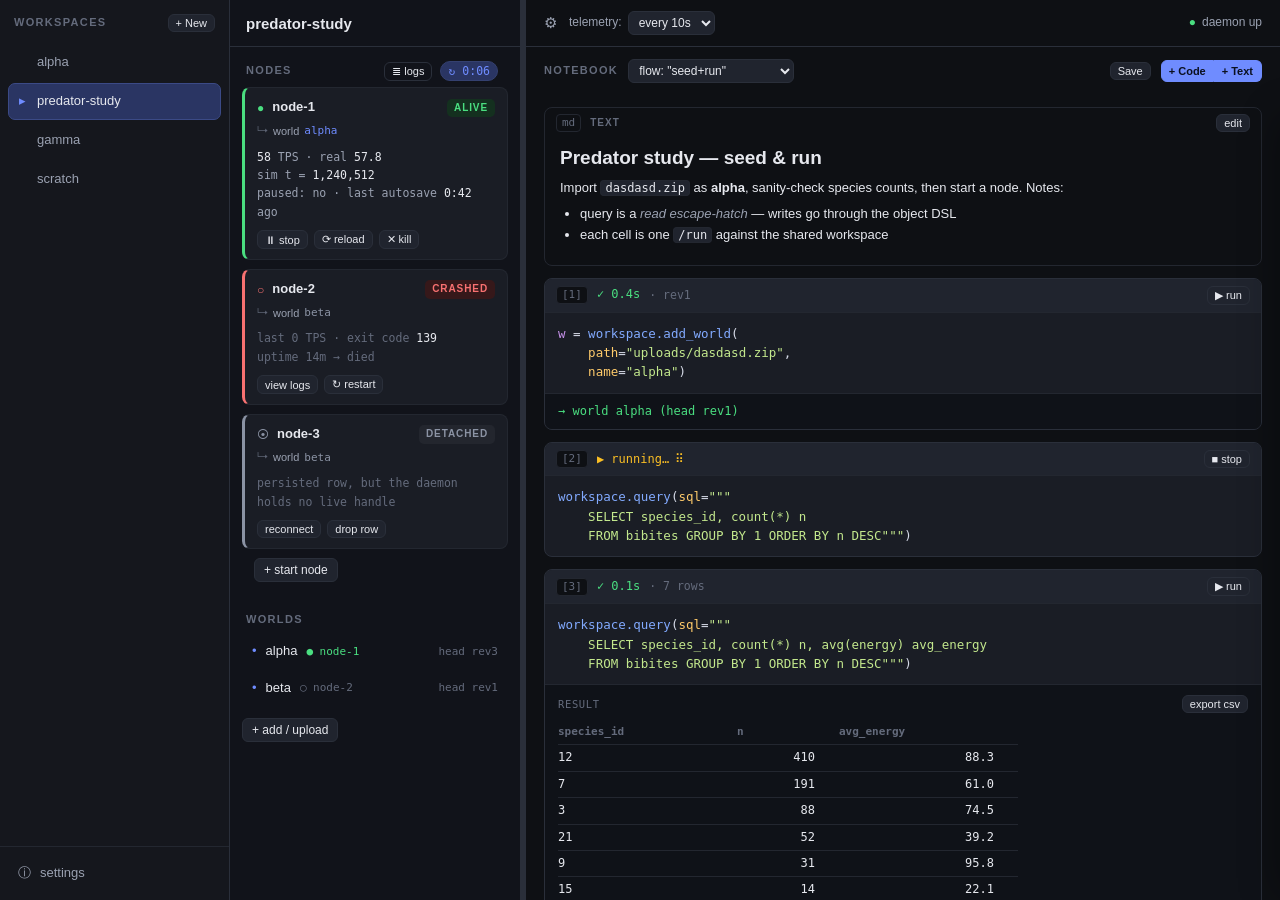
<file: docs/ui_mockup.html>
<!DOCTYPE html>
<html lang="en">
<head>
<meta charset="UTF-8">
<meta name="viewport" content="width=device-width, initial-scale=1.0">
<title>bibicontrol — UI mockup</title>
<!--
  ============================================================================
  bibicontrol — STATIC UI MOCKUP  (multi-file)
  ----------------------------------------------------------------------------
  Static, offline UI mockup. NOT wired to any backend: every node/world/cell/
  log value is HARDCODED MOCK DATA. No build step, no npm, no CDN, no network
  calls. Vanilla JS only.

  Split across three sibling files (open this one in a browser):
    docs/ui_mockup.html   structure (this file)
    docs/ui_mockup.css    styles
    docs/ui_mockup.js     interactions

  Renders the wireframes from docs/ui_prototype_plan.md:
    §6.1 main 3-column screen   §6.2 node telemetry states
    §6.3 notebook cell lifecycle §6.4 modals  §6.5 logs drawer

  Live (clickable) interactions are UI-state only — see ui_mockup.js header.
  ============================================================================
-->
<link rel="stylesheet" href="ui_mockup.css">
</head>
<body>
<div class="app">

  <!-- ===================== COLUMN A: WORKSPACES ===================== -->
  <aside class="col col-a">
    <div class="a-head">
      <span class="a-title">Workspaces</span>
      <button class="btn btn-sm" onclick="openModal('m-new-ws')">+ New</button>
    </div>
    <div class="ws-list" id="wsList">
      <div class="ws-item" data-ws="alpha" onclick="selectWs(this)" oncontextmenu="openWsCtx(event, this)">
        <span class="ws-caret">▸</span><span class="ws-name">alpha</span>
      </div>
      <div class="ws-item active" data-ws="predator-study" onclick="selectWs(this)" oncontextmenu="openWsCtx(event, this)">
        <span class="ws-caret">▸</span><span class="ws-name">predator-study</span>
      </div>
      <div class="ws-item" data-ws="gamma" onclick="selectWs(this)" oncontextmenu="openWsCtx(event, this)">
        <span class="ws-caret">▸</span><span class="ws-name">gamma</span>
      </div>
      <div class="ws-item" data-ws="scratch" onclick="selectWs(this)" oncontextmenu="openWsCtx(event, this)">
        <span class="ws-caret">▸</span><span class="ws-name">scratch</span>
      </div>
    </div>
    <div class="a-foot">
      <div class="settings-item" onclick="toast('Settings — mock only')">
        <span>ⓘ</span><span>settings</span>
      </div>
    </div>
  </aside>

  <!-- ===================== COLUMN B: LIVE STATE ===================== -->
  <section class="col col-b">
    <div class="ws-banner">
      <div class="wb-name" id="wbName">predator-study</div>
    </div>

    <!-- NODES -->
    <div class="section-head">
      <span class="sh-title">Nodes</span>
      <span class="sh-right">
        <button class="btn btn-sm btn-ghost" onclick="openLogs('')" title="all node logs">≣ logs</button>
        <span class="countdown" id="countdown">↻ 0:07</span>
      </span>
    </div>
    <div class="nodes">
      <!-- ● ALIVE — holds the LIVE binding to world alpha -->
      <div class="node alive" data-world="alpha">
        <div class="node-top">
          <span class="node-dot">●</span>
          <span class="node-name">node-1</span>
          <span class="node-state">ALIVE</span>
        </div>
        <div class="node-world" onclick="focusWorld('alpha')" title="bound world (world_id)">
          <span class="nw-ico">⮡</span> world <span class="nw-name">alpha</span>
        </div>
        <div class="node-metrics">
          <span class="m-val" id="n1-tps">58</span> TPS · real <span class="m-val" id="n1-real">57.8</span><br>
          sim t = <span class="m-val" id="n1-simt">1,240,512</span><br>
          paused: no · last autosave <span class="m-val" id="n1-autosave">0:42</span> ago
        </div>
        <div class="node-actions">
          <button class="btn btn-sm" onclick="toast('stop node-1 (mock)')">⏸ stop</button>
          <button class="btn btn-sm" onclick="toast('reload node-1 (mock)')">⟳ reload</button>
          <button class="btn btn-sm" onclick="toast('kill node-1 (mock)')">✕ kill</button>
        </div>
      </div>

      <!-- ○ CRASHED — persisted world_id remains, but no live handle -->
      <div class="node crashed" data-world="beta">
        <div class="node-top">
          <span class="node-dot">○</span>
          <span class="node-name">node-2</span>
          <span class="node-state">CRASHED</span>
        </div>
        <div class="node-world" onclick="focusWorld('beta')" title="bound world (world_id) — stale, no live handle">
          <span class="nw-ico">⮡</span> world <span class="nw-name">beta</span>
        </div>
        <div class="node-metrics dim">
          last 0 TPS · exit code <span class="m-val">139</span><br>
          uptime 14m → died
        </div>
        <div class="node-actions">
          <button class="btn btn-sm" onclick="openLogs('node-2')">view logs</button>
          <button class="btn btn-sm" onclick="toast('restart node-2 (mock)')">↻ restart</button>
        </div>
      </div>

      <!-- ⦿ DETACHED — persisted row with world_id, daemon holds no handle -->
      <div class="node detached" data-world="beta">
        <div class="node-top">
          <span class="node-dot">⦿</span>
          <span class="node-name">node-3</span>
          <span class="node-state">DETACHED</span>
        </div>
        <div class="node-world" onclick="focusWorld('beta')" title="bound world (world_id) — persisted, not live-bound">
          <span class="nw-ico">⮡</span> world <span class="nw-name">beta</span>
        </div>
        <div class="node-metrics dim">
          persisted row, but the daemon<br>holds no live handle
        </div>
        <div class="node-actions">
          <button class="btn btn-sm" onclick="toast('reconnect node-3 (mock)')">reconnect</button>
          <button class="btn btn-sm" onclick="toast('drop row node-3 (mock)')">drop row</button>
        </div>
      </div>

      <div class="add-row" style="padding-top:0;">
        <button class="btn" onclick="openModal('m-start-node')">+ start node</button>
      </div>
    </div>

    <!-- WORLDS — w-node shows the live-binding state (one live node per world) -->
    <div class="section-head"><span class="sh-title">Worlds</span></div>
    <div class="worlds">
      <div class="world" id="world-alpha" onclick="focusWorld('alpha')">
        <span class="w-bullet">•</span><span class="w-name">alpha</span>
        <span class="w-node live" title="live node bound">● node-1</span>
        <span class="w-rev">head rev3</span>
      </div>
      <div class="world" id="world-beta" onclick="focusWorld('beta')">
        <span class="w-bullet">•</span><span class="w-name">beta</span>
        <span class="w-node" title="stale node rows, no live handle">○ node-2</span>
        <span class="w-rev">head rev1</span>
      </div>
    </div>
    <div class="add-row">
      <button class="btn" onclick="openModal('m-add-world')">+ add / upload</button>
    </div>
  </section>

  <!-- draggable divider: resizes live-state vs notebook -->
  <div class="divider" id="divider" title="drag to resize"></div>

  <!-- ===================== COLUMN C: NOTEBOOK ===================== -->
  <main class="col col-c">
    <!-- top bar -->
    <div class="c-topbar">
      <span class="tb-gear">⚙</span>
      <span class="tele-chip">
        telemetry:
        <select class="select" id="cadence" onchange="changeCadence(this.value)">
          <option value="5">every 5s</option>
          <option value="10" selected>every 10s</option>
          <option value="30">every 30s</option>
          <option value="manual">manual</option>
        </select>
      </span>
      <span class="daemon-up"><span class="dot">●</span> daemon up</span>
    </div>

    <!-- notebook toolbar -->
    <div class="nb-toolbar">
      <span class="nb-label">Notebook</span>
      <select class="select" id="flow">
        <option>flow: "seed+run"</option>
        <option>flow: "transfer predators"</option>
        <option>flow: "scratch"</option>
      </select>
      <div class="spacer"></div>
      <button class="btn btn-sm" onclick="toast('notebook saved (mock)')">Save</button>
      <span class="add-split">
        <button class="btn btn-sm btn-accent" onclick="addCell('code')">+ Code</button>
        <button class="btn btn-sm btn-accent" onclick="addCell('text')">+ Text</button>
      </span>
    </div>

    <!-- cells -->
    <div class="notebook" id="notebook">

      <!-- CELL 0: TEXT / MARKDOWN cell (click to edit, blur to render) -->
      <div class="cell text" id="cell-md0">
        <div class="cell-head">
          <span class="cell-idx">md</span>
          <span class="cell-kind">text</span>
          <span class="spacer"></span>
          <button class="btn btn-sm" onclick="editTextCell('cell-md0')">edit</button>
        </div>
        <textarea class="md-edit" spellcheck="false"
          onblur="renderTextCell('cell-md0')"># Predator study — seed &amp; run

Import `dasdasd.zip` as **alpha**, sanity-check species counts,
then start a node. Notes:

- query is a *read escape-hatch* — writes go through the object DSL
- each cell is one `/run` against the shared workspace</textarea>
        <div class="md-render" onclick="editTextCell('cell-md0')"></div>
      </div>

      <!-- CELL 1: OK + add_world output -->
      <div class="cell" id="cell-1">
        <div class="cell-head">
          <span class="cell-idx">[1]</span>
          <span class="cell-status ok">✓ 0.4s</span>
          <span class="cell-meta">· rev1</span>
          <span class="spacer"></span>
          <button class="btn btn-sm" onclick="runCell(1)">▶ run</button>
        </div>
        <pre class="code"><span class="kw">w</span> = <span class="fn">workspace.add_world</span>(
    <span class="arg">path</span>=<span class="str">"uploads/dasdasd.zip"</span>,
    <span class="arg">name</span>=<span class="str">"alpha"</span>)</pre>
        <div class="cell-out" id="out-1">→ world alpha  (head rev1)</div>
      </div>

      <!-- CELL 2: RUNNING query (will flip to ok on run) -->
      <div class="cell" id="cell-2">
        <div class="cell-head">
          <span class="cell-idx">[2]</span>
          <span class="cell-status running" id="st-2">▶ running… <span class="spinner">⠿</span></span>
          <span class="spacer"></span>
          <button class="btn btn-sm" id="run-2" onclick="runCell(2)">■ stop</button>
        </div>
        <pre class="code"><span class="fn">workspace.query</span>(<span class="arg">sql</span>=<span class="str">"""
    SELECT species_id, count(*) n
    FROM bibites GROUP BY 1 ORDER BY n DESC"""</span>)</pre>
        <div class="cell-out hidden" id="out-2">→ 7 rows</div>
      </div>

      <!-- CELL 3: OK query with RESULTS TABLE -->
      <div class="cell" id="cell-3">
        <div class="cell-head">
          <span class="cell-idx">[3]</span>
          <span class="cell-status ok" id="st-3">✓ 0.1s</span>
          <span class="cell-meta">· 7 rows</span>
          <span class="spacer"></span>
          <button class="btn btn-sm" onclick="runCell(3)">▶ run</button>
        </div>
        <pre class="code"><span class="fn">workspace.query</span>(<span class="arg">sql</span>=<span class="str">"""
    SELECT species_id, count(*) n, avg(energy) avg_energy
    FROM bibites GROUP BY 1 ORDER BY n DESC"""</span>)</pre>
        <div class="result-wrap" id="res-3">
          <div class="result-cap">
            result
            <button class="btn btn-sm" style="margin-left:auto" onclick="toast('export csv (mock)')">export csv</button>
          </div>
          <table class="result">
            <thead>
              <tr><th>species_id</th><th class="num">n</th><th class="num">avg_energy</th></tr>
            </thead>
            <tbody>
              <tr><td>12</td><td class="num">410</td><td class="num">88.3</td></tr>
              <tr><td>7</td><td class="num">191</td><td class="num">61.0</td></tr>
              <tr><td>3</td><td class="num">88</td><td class="num">74.5</td></tr>
              <tr><td>21</td><td class="num">52</td><td class="num">39.2</td></tr>
              <tr><td>9</td><td class="num">31</td><td class="num">95.8</td></tr>
              <tr><td>15</td><td class="num">14</td><td class="num">22.1</td></tr>
              <tr><td>2</td><td class="num">6</td><td class="num">50.0</td></tr>
            </tbody>
          </table>
        </div>
      </div>

      <!-- CELL 4: per-world MUTATION via the object DSL (.where / .set) -->
      <div class="cell" id="cell-4">
        <div class="cell-head">
          <span class="cell-idx">[4]</span>
          <span class="cell-status ok" id="st-4">✓ 0.3s</span>
          <span class="cell-meta">· rev2 · staged_ops: 1</span>
          <span class="spacer"></span>
          <button class="btn btn-sm" onclick="runCell(4)">▶ run</button>
        </div>
        <pre class="code"><span class="com"># object DSL — bulk where().set(), the canonical write path</span>
<span class="kw">s</span> = <span class="fn">workspace.world</span>(<span class="str">"alpha"</span>).<span class="fn">open</span>()
<span class="kw">s</span>.bibites.<span class="fn">where</span>(s.bibites.energy &lt; <span class="arg">10</span>).<span class="fn">set</span>(<span class="arg">energy</span>=<span class="arg">50</span>)
<span class="kw">rev</span> = <span class="kw">s</span>.<span class="fn">commit</span>()</pre>
        <div class="cell-out" id="out-4">→ set 73 bibites · committed rev2 (head)</div>
      </div>

      <!-- CELL 5: per-world MUTATION via plain Starlark (row-by-row loop) -->
      <div class="cell" id="cell-5">
        <div class="cell-head">
          <span class="cell-idx">[5]</span>
          <span class="cell-status ok" id="st-5">✓ 0.6s</span>
          <span class="cell-meta">· rev3 · staged_ops: 18</span>
          <span class="spacer"></span>
          <button class="btn btn-sm" onclick="runCell(5)">▶ run</button>
        </div>
        <pre class="code"><span class="com"># plain Starlark — iterate + mutate per row when logic is custom</span>
<span class="kw">s</span> = <span class="fn">workspace.world</span>(<span class="str">"alpha"</span>).<span class="fn">open</span>()
<span class="kw">for</span> b <span class="kw">in</span> s.bibites.<span class="fn">where</span>(s.bibites.species_id == <span class="arg">12</span>):
    <span class="kw">if</span> b.energy &gt; <span class="arg">80</span>:
        b.energy = b.energy * <span class="arg">0.5</span>
        b.tag = <span class="str">"culled"</span>
<span class="kw">rev</span> = <span class="kw">s</span>.<span class="fn">commit</span>()</pre>
        <div class="cell-out" id="out-5">→ edited 18 bibites · committed rev3 (head)</div>
      </div>

      <!-- CELL 6: world SETTINGS mutation (save.settings scopes) -->
      <div class="cell" id="cell-6">
        <div class="cell-head">
          <span class="cell-idx">[6]</span>
          <span class="cell-status ok" id="st-6">✓ 0.2s</span>
          <span class="cell-meta">· rev4 · staged_ops: 3</span>
          <span class="spacer"></span>
          <button class="btn btn-sm" onclick="runCell(6)">▶ run</button>
        </div>
        <pre class="code"><span class="com"># world settings — scalar set() across the three scopes</span>
<span class="kw">s</span> = <span class="fn">workspace.world</span>(<span class="str">"alpha"</span>).<span class="fn">open</span>()
<span class="kw">s</span>.settings.simulation[<span class="str">"maxBibiteCount"</span>].<span class="fn">set</span>(<span class="arg">200</span>)
<span class="kw">s</span>.settings.independent[<span class="str">"mutationRate"</span>].<span class="fn">set</span>(<span class="arg">0.04</span>)
<span class="kw">s</span>.settings.<span class="fn">material</span>(<span class="str">"Plant"</span>)[<span class="str">"energy"</span>].<span class="fn">set</span>(<span class="arg">120</span>)
<span class="kw">rev</span> = <span class="kw">s</span>.<span class="fn">commit</span>()</pre>
        <div class="cell-out" id="out-6">→ set 3 settings · committed rev4 (head)</div>
      </div>

      <!-- CELL 7: node-control DSL (start_node / info / resume / reload) -->
      <div class="cell" id="cell-7">
        <div class="cell-head">
          <span class="cell-idx">[7]</span>
          <span class="cell-status ok" id="st-7">✓ 1.2s</span>
          <span class="cell-meta">· node-1</span>
          <span class="spacer"></span>
          <button class="btn btn-sm" onclick="runCell(7)">▶ run</button>
        </div>
        <pre class="code"><span class="com"># node control — live process bindings (no commit; returns dicts)</span>
<span class="kw">n</span> = <span class="fn">workspace.start_node</span>(<span class="arg">world</span>=<span class="str">"alpha"</span>, <span class="arg">path</span>=<span class="str">"/opt/bibites"</span>, <span class="arg">connect</span>=<span class="kw">True</span>)
<span class="fn">print</span>(n.<span class="fn">info</span>()[<span class="str">"tps"</span>], n.<span class="fn">info</span>()[<span class="str">"paused"</span>])
<span class="kw">n</span>.<span class="fn">resume</span>(<span class="arg">2.0</span>)        <span class="com"># set time scale</span>
<span class="kw">n</span>.<span class="fn">reload</span>()           <span class="com"># hot-reload head revision</span></pre>
        <div class="cell-out" id="out-7">→ node-1 alive · 58.0 TPS · paused False · reloaded head rev4</div>
      </div>

    </div>

    <!-- HISTORY strip -->
    <div class="history">
      <div class="h-title">History · <b>alpha</b></div>
      <div class="rev-line-wrap">
        <div class="rev-line">
          <span class="rev head"><span class="rev-dot">●</span>rev3</span>
          <span class="rev-link">──</span>
          <span class="rev"><span class="rev-dot">○</span>rev2</span>
          <span class="rev-link">──</span>
          <span class="rev"><span class="rev-dot">○</span>rev1 <span class="rev-tag">(import)</span></span>
        </div>
        <div class="h-actions">
          <button class="btn btn-sm" onclick="toast('diff rev2..rev3 (mock)')">diff</button>
          <button class="btn btn-sm" onclick="toast('open rev3 (mock)')">open</button>
        </div>
      </div>
      <div class="h-caption">
        <q>set energy</q> <q>transfer in</q> &nbsp;by you · 2m ago
      </div>
    </div>

    <!-- LOGS DRAWER (slides over column C) -->
    <!-- one unified log stream for all nodes; each line is node-prefixed -->
    <div class="drawer" id="logsDrawer">
      <div class="drawer-grip" id="drawerGrip" title="drag to resize"></div>
      <div class="drawer-head">
        <span class="dh-title">logs · <span class="muted">all nodes</span></span>
        <span class="spacer"></span>
        <select class="select" id="logFilter" onchange="filterLogs(this.value)">
          <option value="">all nodes</option>
          <option value="node-1">node-1</option>
          <option value="node-2">node-2</option>
          <option value="node-3">node-3</option>
        </select>
        <button class="btn btn-sm" onclick="toast('download logs (mock)')">⤓ download</button>
        <button class="btn btn-sm btn-ghost" onclick="closeLogs()">✕</button>
      </div>
      <div class="log-body" id="logBody">
        <div class="log-line info"  data-node="node-1"><span class="ts">12:02:55</span> <span class="node">node-1</span> <span class="lvl">INFO </span> sim started run-9 world=alpha tps=60</div>
        <div class="log-line info"  data-node="node-2"><span class="ts">12:03:01</span> <span class="node">node-2</span> <span class="lvl">INFO </span> sim started run-7 world=beta tps=60</div>
        <div class="log-line info"  data-node="node-2"><span class="ts">12:08:19</span> <span class="node">node-2</span> <span class="lvl">INFO </span> checkpoint ok step=482000</div>
        <div class="log-line info"  data-node="node-1"><span class="ts">12:09:30</span> <span class="node">node-1</span> <span class="lvl">INFO </span> autosave written autosave_1209.zip</div>
        <div class="log-line warn"  data-node="node-2"><span class="ts">12:16:44</span> <span class="node">node-2</span> <span class="lvl">WARN </span> autosave written autosave_1216.zip</div>
        <div class="log-line warn"  data-node="node-2"><span class="ts">12:16:58</span> <span class="node">node-2</span> <span class="lvl">WARN </span> physics step lag 41ms (budget 16ms)</div>
        <div class="log-line fatal" data-node="node-2"><span class="ts">12:17:02</span> <span class="node">node-2</span> <span class="lvl">FATAL</span> segfault in physics step  (exit 139)</div>
        <div class="log-line info"  data-node="node-3"><span class="ts">12:18:10</span> <span class="node">node-3</span> <span class="lvl">INFO </span> daemon restarted — handle lost (detached)</div>
        <div class="log-line info"  data-node="node-1"><span class="ts">12:20:48</span> <span class="node">node-1</span> <span class="lvl">INFO </span> tps=58 real=57.8 sim_t=1240512</div>
      </div>
      <div class="drawer-foot">
        <span>▸</span>
        <label><input type="checkbox" id="followChk" checked onchange="toast('follow ' + (this.checked?'on':'off') + ' (mock)')"> follow</label>
      </div>
    </div>
  </main>
</div>

<!-- ===================== MODALS ===================== -->
<div class="backdrop" id="m-new-ws" onclick="backdropClose(event,'m-new-ws')">
  <div class="modal">
    <div class="modal-head">New Workspace</div>
    <div class="modal-body">
      <div class="field">
        <label>Name</label>
        <input class="input" placeholder="my-workspace">
      </div>
    </div>
    <div class="modal-foot">
      <button class="btn" onclick="closeModal('m-new-ws')">Cancel</button>
      <button class="btn btn-accent" onclick="closeModal('m-new-ws'); toast('workspace created (mock)')">Create</button>
    </div>
  </div>
</div>

<div class="backdrop" id="m-start-node" onclick="backdropClose(event,'m-start-node')">
  <div class="modal">
    <div class="modal-head">Start Node</div>
    <div class="modal-body">
      <div class="field">
        <label>World</label>
        <select class="select" style="width:100%; padding:8px 10px;">
          <option>alpha</option><option>beta</option>
        </select>
      </div>
      <div class="field">
        <label>Sim bin</label>
        <input class="input mono" value="/opt/bibites">
      </div>
      <div class="field">
        <label>Drop path</label>
        <input class="input mono" placeholder="auto" value="auto">
      </div>
      <div class="check-row">
        <input type="checkbox" id="connectChk" checked>
        <label for="connectChk">connect on start</label>
      </div>
    </div>
    <div class="modal-foot">
      <button class="btn" onclick="closeModal('m-start-node')">Cancel</button>
      <button class="btn btn-accent" onclick="closeModal('m-start-node'); toast('start_node(...) (mock)')">Start ▶</button>
    </div>
  </div>
</div>

<div class="backdrop" id="m-add-world" onclick="backdropClose(event,'m-add-world')">
  <div class="modal">
    <div class="modal-head">Add World</div>
    <div class="modal-body">
      <div class="radio-row">
        <input type="radio" name="addsrc" id="srcUpload" checked onchange="toggleAddSrc()">
        <label for="srcUpload">Upload save (.zip)</label>
      </div>
      <div class="file-pick" id="uploadPick">
        <button class="btn btn-sm" onclick="toast('file chooser (mock)')">choose file…</button>
        <span>dasdasd.zip</span>
      </div>
      <div class="radio-row">
        <input type="radio" name="addsrc" id="srcServer" onchange="toggleAddSrc()">
        <label for="srcServer">Server path</label>
      </div>
      <div class="field" id="serverPick" style="display:none; padding-left:24px;">
        <input class="input mono" placeholder="/srv/bibites/saves/world.zip">
      </div>
      <div class="field">
        <label>Name</label>
        <input class="input" placeholder="alpha">
      </div>
    </div>
    <div class="modal-foot">
      <button class="btn" onclick="closeModal('m-add-world')">Cancel</button>
      <button class="btn btn-accent" onclick="closeModal('m-add-world'); toast('add_world(...) (mock)')">Import</button>
    </div>
  </div>
</div>

<!-- right-click context menu for workspace items -->
<div class="ctx-menu" id="wsCtx">
  <div class="ctx-item" onclick="ctxRename()"><span class="ctx-ico">✎</span> Rename</div>
  <div class="ctx-item" onclick="ctxDuplicate()"><span class="ctx-ico">⧉</span> Duplicate</div>
  <div class="ctx-sep"></div>
  <div class="ctx-item danger" onclick="ctxDelete()"><span class="ctx-ico">✕</span> Delete</div>
</div>

<!-- notebook cell right-click menu -->
<div class="ctx-menu" id="cellMenu">
  <div class="ctx-item" onclick="cellMenuRun()"><span class="ctx-ico">▶</span> Run cell</div>
  <div class="ctx-sep"></div>
  <div class="ctx-item" onclick="cellMenuInsert('before','code')"><span class="ctx-ico">↟</span> Insert code above</div>
  <div class="ctx-item" onclick="cellMenuInsert('after','code')"><span class="ctx-ico">↡</span> Insert code below</div>
  <div class="ctx-item" onclick="cellMenuInsert('after','text')"><span class="ctx-ico">¶</span> Insert text below</div>
  <div class="ctx-sep"></div>
  <div class="ctx-item" onclick="cellMenuMove(-1)"><span class="ctx-ico">↑</span> Move up</div>
  <div class="ctx-item" onclick="cellMenuMove(1)"><span class="ctx-ico">↓</span> Move down</div>
  <div class="ctx-item" onclick="cellMenuDuplicate()"><span class="ctx-ico">⧉</span> Duplicate</div>
  <div class="ctx-sep"></div>
  <div class="ctx-item danger" onclick="cellMenuDelete()"><span class="ctx-ico">🗑</span> Delete</div>
</div>

<!-- toast -->
<div class="toast" id="toast"></div>

<script src="ui_mockup.js"></script>
</body>
</html>
</file>
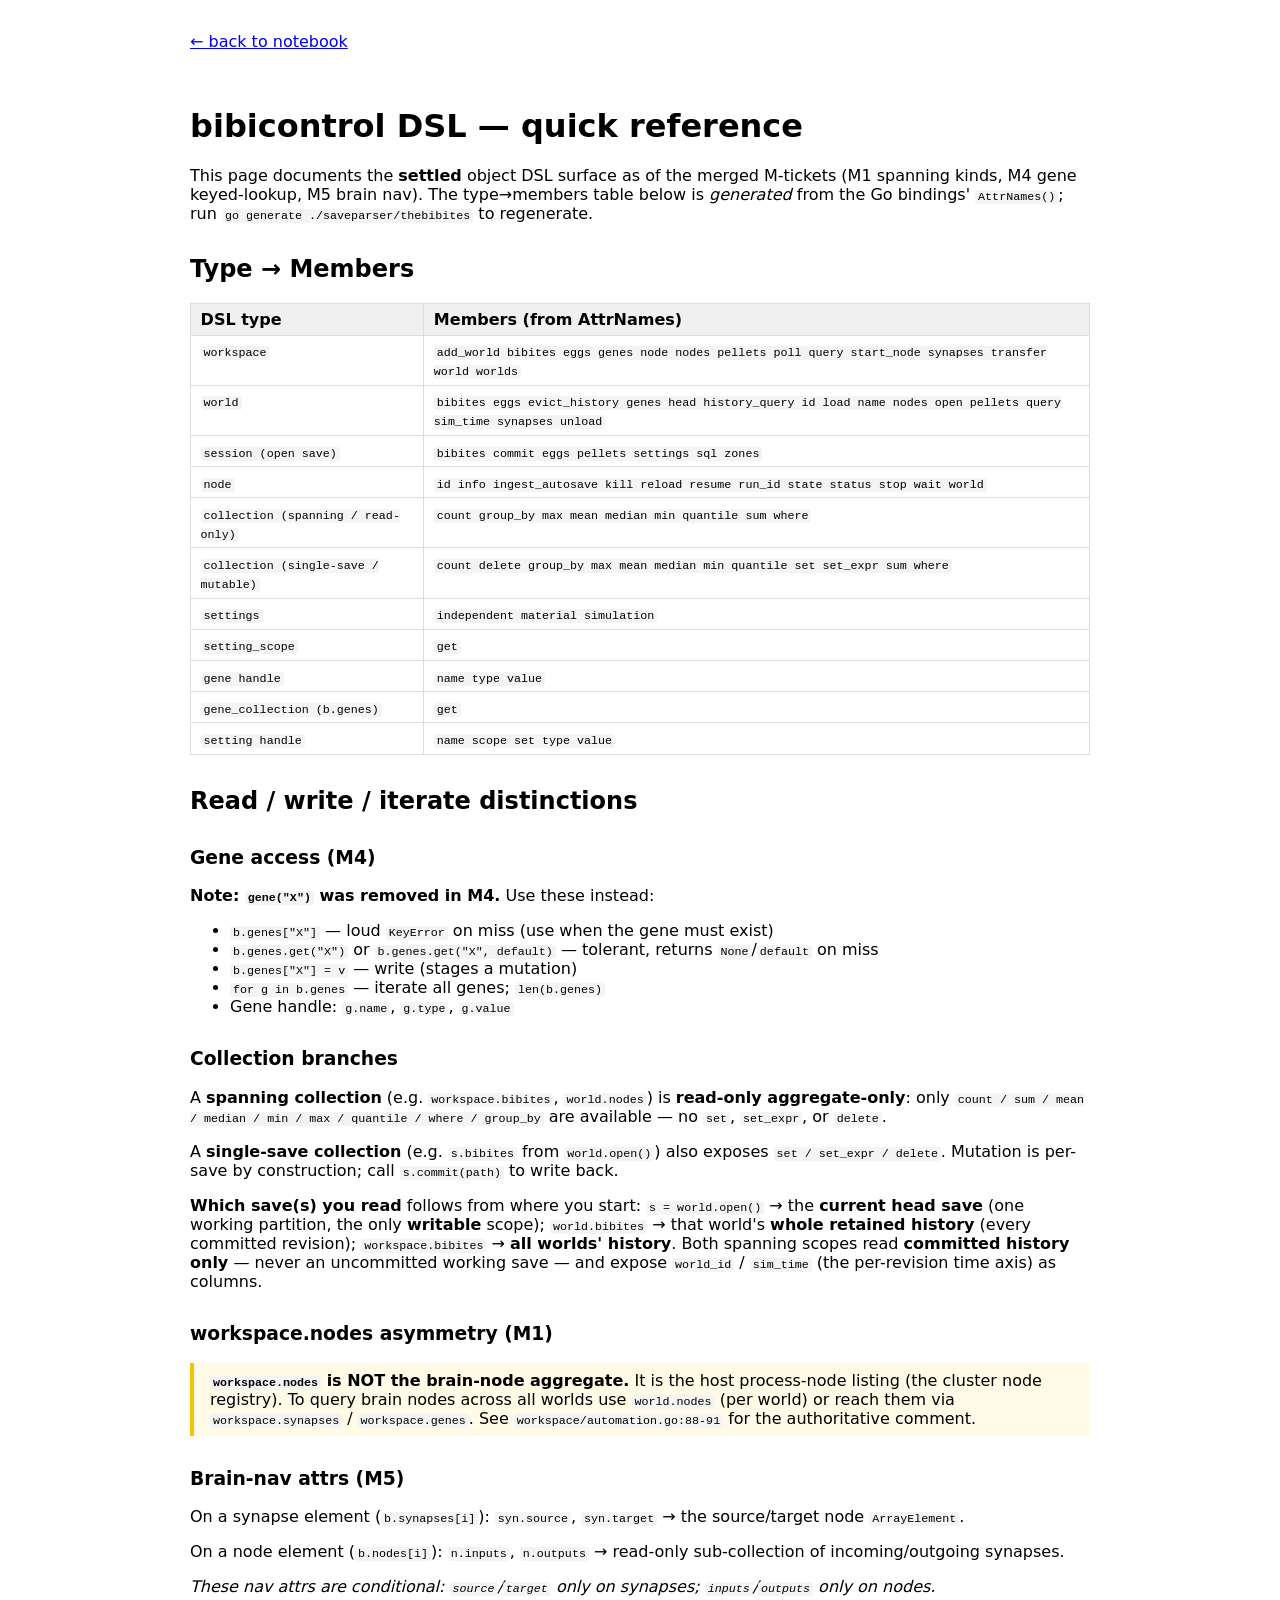
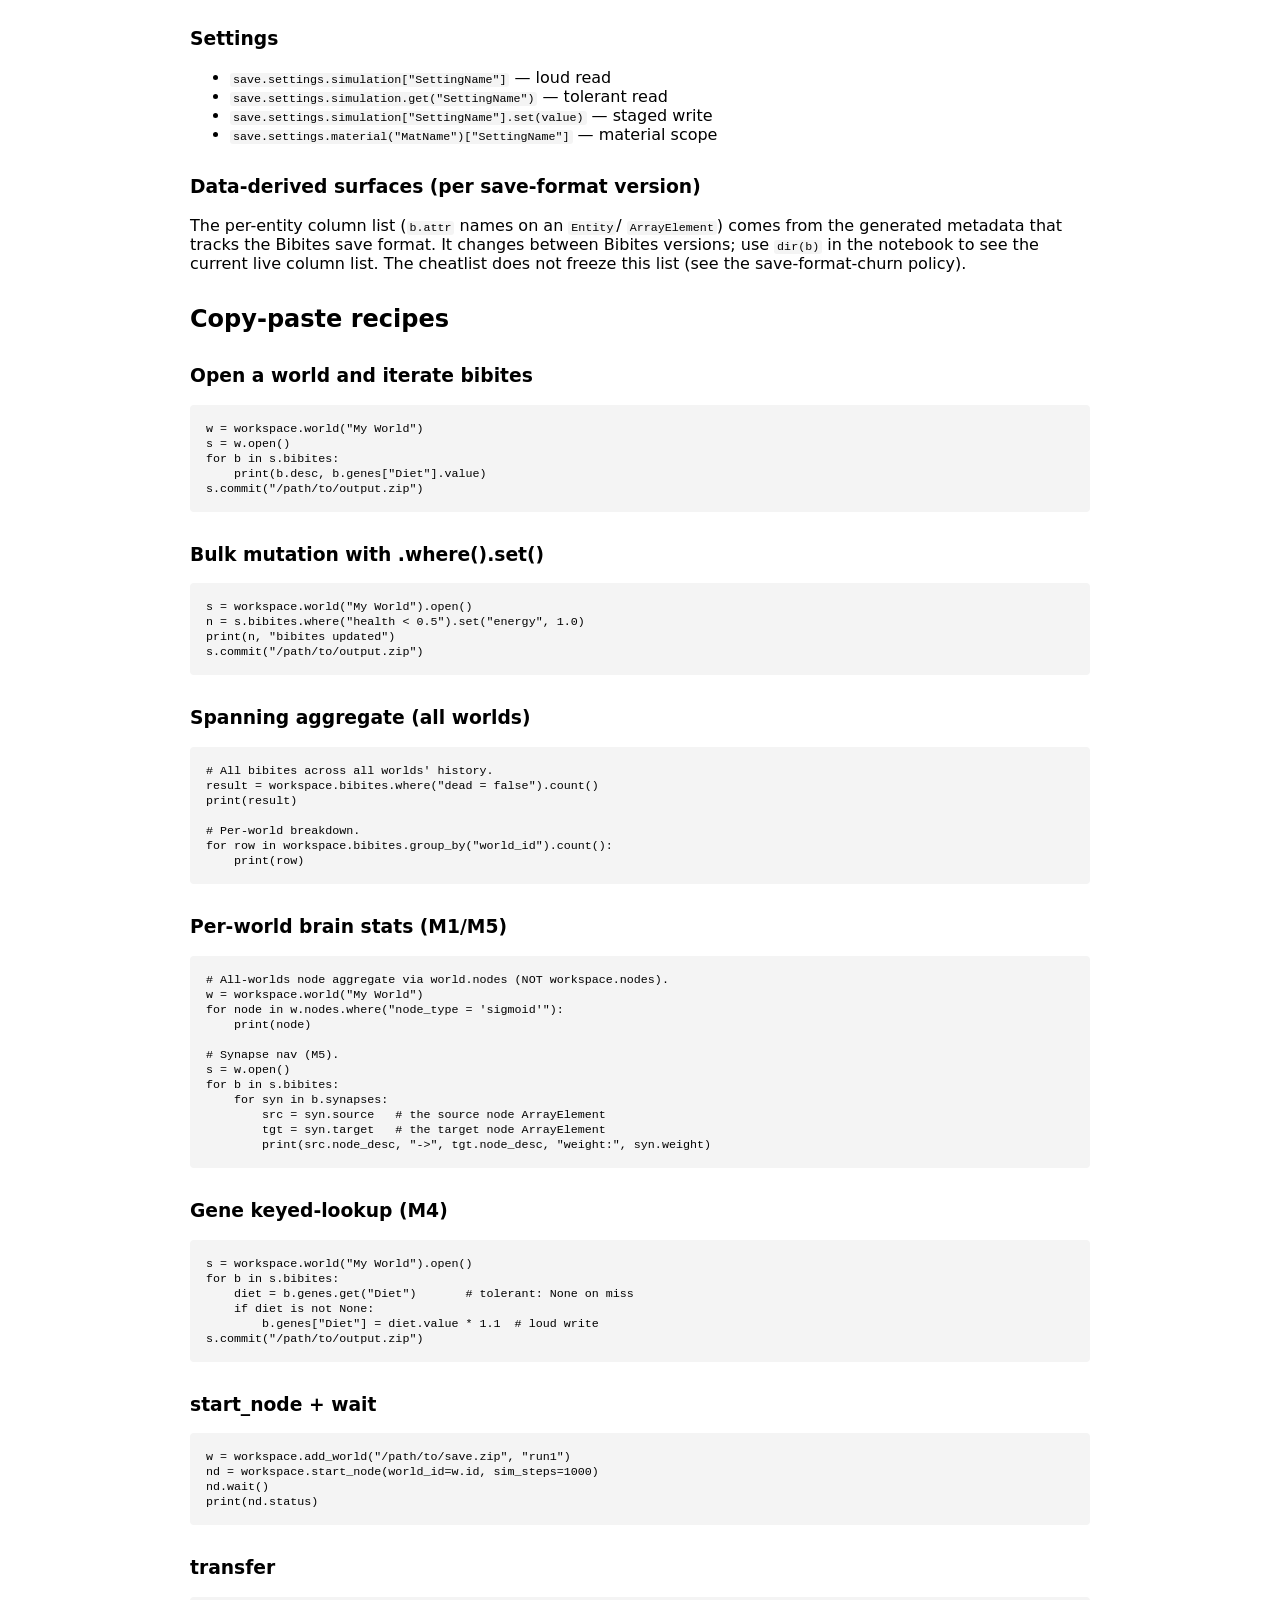
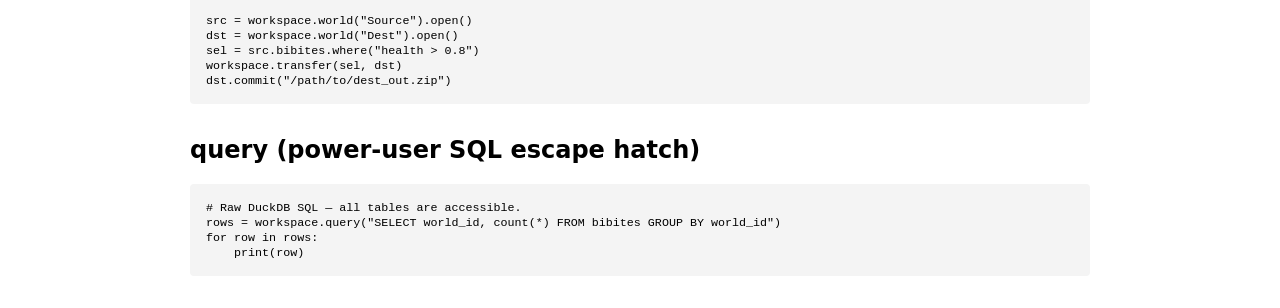
<file: api/web/cheatlist.html>
<!DOCTYPE html>
<html lang="en">
<head>
<meta charset="UTF-8">
<meta name="viewport" content="width=device-width, initial-scale=1.0">
<title>bibicontrol — DSL cheatlist</title>
<style>
body { font-family: system-ui, sans-serif; max-width: 900px; margin: 2rem auto; padding: 0 1rem; }
h1, h2, h3 { margin-top: 2rem; }
code { background: #f4f4f4; padding: 0 0.25em; border-radius: 3px; font-size: 0.9em; }
pre { background: #f4f4f4; padding: 1rem; overflow-x: auto; border-radius: 4px; }
pre code { background: none; padding: 0; }
table.cl-members { border-collapse: collapse; width: 100%; }
table.cl-members th, table.cl-members td { text-align: left; padding: 0.35rem 0.6rem; border: 1px solid #ddd; vertical-align: top; }
table.cl-members thead { background: #f0f0f0; }
.note { background: #fffbe6; border-left: 4px solid #f5c400; padding: 0.5rem 1rem; margin: 1rem 0; }
a.back { display: inline-block; margin-bottom: 1.5rem; }
</style>
</head>
<body>
<a class="back" href="/">&#8592; back to notebook</a>
<h1>bibicontrol DSL — quick reference</h1>
<p>
  This page documents the <strong>settled</strong> object DSL surface as of the merged
  M-tickets (M1 spanning kinds, M4 gene keyed-lookup, M5 brain nav).
  The type&rarr;members table below is <em>generated</em> from the Go bindings'
  <code>AttrNames()</code>; run <code>go generate ./saveparser/thebibites</code> to regenerate.
</p>

<h2>Type &rarr; Members</h2>

<!-- GENERATED: do not edit -->
<!-- Members generated from Go AttrNames() by cmd/gen_dsl_cheatlist. -->
<!-- Do not edit between the GENERATED fences; run go generate ./saveparser/thebibites to regenerate. -->
<table class="cl-members">
<thead><tr><th>DSL type</th><th>Members (from AttrNames)</th></tr></thead>
<tbody>
<tr><td><code>workspace</code></td><td><code>add_world  bibites  eggs  genes  node  nodes  pellets  poll  query  start_node  synapses  transfer  world  worlds</code></td></tr>
<tr><td><code>world</code></td><td><code>bibites  eggs  evict_history  genes  head  history_query  id  load  name  nodes  open  pellets  query  sim_time  synapses  unload</code></td></tr>
<tr><td><code>session (open save)</code></td><td><code>bibites  commit  eggs  pellets  settings  sql  zones</code></td></tr>
<tr><td><code>node</code></td><td><code>id  info  ingest_autosave  kill  reload  resume  run_id  state  status  stop  wait  world</code></td></tr>
<tr><td><code>collection (spanning / read-only)</code></td><td><code>count  group_by  max  mean  median  min  quantile  sum  where</code></td></tr>
<tr><td><code>collection (single-save / mutable)</code></td><td><code>count  delete  group_by  max  mean  median  min  quantile  set  set_expr  sum  where</code></td></tr>
<tr><td><code>settings</code></td><td><code>independent  material  simulation</code></td></tr>
<tr><td><code>setting_scope</code></td><td><code>get</code></td></tr>
<tr><td><code>gene handle</code></td><td><code>name  type  value</code></td></tr>
<tr><td><code>gene_collection (b.genes)</code></td><td><code>get</code></td></tr>
<tr><td><code>setting handle</code></td><td><code>name  scope  set  type  value</code></td></tr>
</tbody>
</table>
<!-- /GENERATED -->

<h2>Read / write / iterate distinctions</h2>

<h3>Gene access (M4)</h3>
<p><strong>Note: <code>gene("X")</code> was removed in M4.</strong> Use these instead:</p>
<ul>
  <li><code>b.genes["X"]</code> &mdash; loud <code>KeyError</code> on miss (use when the gene must exist)</li>
  <li><code>b.genes.get("X")</code> or <code>b.genes.get("X", default)</code> &mdash; tolerant, returns <code>None</code>/<code>default</code> on miss</li>
  <li><code>b.genes["X"] = v</code> &mdash; write (stages a mutation)</li>
  <li><code>for g in b.genes</code> &mdash; iterate all genes; <code>len(b.genes)</code></li>
  <li>Gene handle: <code>g.name</code>, <code>g.type</code>, <code>g.value</code></li>
</ul>

<h3>Collection branches</h3>
<p>
  A <strong>spanning collection</strong> (e.g. <code>workspace.bibites</code>, <code>world.nodes</code>)
  is <strong>read-only aggregate-only</strong>: only <code>count / sum / mean / median / min / max /
  quantile / where / group_by</code> are available &mdash; no <code>set</code>, <code>set_expr</code>,
  or <code>delete</code>.
</p>
<p>
  A <strong>single-save collection</strong> (e.g. <code>s.bibites</code> from <code>world.open()</code>)
  also exposes <code>set / set_expr / delete</code>.
  Mutation is per-save by construction; call <code>s.commit(path)</code> to write back.
</p>
<p>
  <strong>Which save(s) you read</strong> follows from where you start:
  <code>s = world.open()</code> &rarr; the <strong>current head save</strong> (one working
  partition, the only <strong>writable</strong> scope);
  <code>world.bibites</code> &rarr; that world's <strong>whole retained history</strong>
  (every committed revision);
  <code>workspace.bibites</code> &rarr; <strong>all worlds' history</strong>.
  Both spanning scopes read <strong>committed history only</strong> &mdash; never an
  uncommitted working save &mdash; and expose <code>world_id</code> / <code>sim_time</code>
  (the per-revision time axis) as columns.
</p>

<h3>workspace.nodes asymmetry (M1)</h3>
<div class="note">
  <strong><code>workspace.nodes</code> is NOT the brain-node aggregate.</strong>
  It is the host process-node listing (the cluster node registry).
  To query brain nodes across all worlds use <code>world.nodes</code> (per world)
  or reach them via <code>workspace.synapses</code> / <code>workspace.genes</code>.
  See <code>workspace/automation.go:88-91</code> for the authoritative comment.
</div>

<h3>Brain-nav attrs (M5)</h3>
<p>On a synapse element (<code>b.synapses[i]</code>): <code>syn.source</code>, <code>syn.target</code>
&rarr; the source/target node <code>ArrayElement</code>.</p>
<p>On a node element (<code>b.nodes[i]</code>): <code>n.inputs</code>, <code>n.outputs</code>
&rarr; read-only sub-collection of incoming/outgoing synapses.</p>
<p><em>These nav attrs are conditional: <code>source</code>/<code>target</code> only on synapses;
<code>inputs</code>/<code>outputs</code> only on nodes.</em></p>

<h3>Settings</h3>
<ul>
  <li><code>save.settings.simulation["SettingName"]</code> &mdash; loud read</li>
  <li><code>save.settings.simulation.get("SettingName")</code> &mdash; tolerant read</li>
  <li><code>save.settings.simulation["SettingName"].set(value)</code> &mdash; staged write</li>
  <li><code>save.settings.material("MatName")["SettingName"]</code> &mdash; material scope</li>
</ul>

<h3>Data-derived surfaces (per save-format version)</h3>
<p>
  The per-entity column list (<code>b.attr</code> names on an <code>Entity</code>/
  <code>ArrayElement</code>) comes from the generated metadata that tracks the Bibites
  save format. It changes between Bibites versions; use
  <code>dir(b)</code> in the notebook to see the current live column list.
  The cheatlist does not freeze this list (see the save-format-churn policy).
</p>

<h2>Copy-paste recipes</h2>

<h3>Open a world and iterate bibites</h3>
<pre><code>w = workspace.world("My World")
s = w.open()
for b in s.bibites:
    print(b.desc, b.genes["Diet"].value)
s.commit("/path/to/output.zip")
</code></pre>

<h3>Bulk mutation with .where().set()</h3>
<pre><code>s = workspace.world("My World").open()
n = s.bibites.where("health &lt; 0.5").set("energy", 1.0)
print(n, "bibites updated")
s.commit("/path/to/output.zip")
</code></pre>

<h3>Spanning aggregate (all worlds)</h3>
<pre><code># All bibites across all worlds' history.
result = workspace.bibites.where("dead = false").count()
print(result)

# Per-world breakdown.
for row in workspace.bibites.group_by("world_id").count():
    print(row)
</code></pre>

<h3>Per-world brain stats (M1/M5)</h3>
<pre><code># All-worlds node aggregate via world.nodes (NOT workspace.nodes).
w = workspace.world("My World")
for node in w.nodes.where("node_type = 'sigmoid'"):
    print(node)

# Synapse nav (M5).
s = w.open()
for b in s.bibites:
    for syn in b.synapses:
        src = syn.source   # the source node ArrayElement
        tgt = syn.target   # the target node ArrayElement
        print(src.node_desc, "->", tgt.node_desc, "weight:", syn.weight)
</code></pre>

<h3>Gene keyed-lookup (M4)</h3>
<pre><code>s = workspace.world("My World").open()
for b in s.bibites:
    diet = b.genes.get("Diet")       # tolerant: None on miss
    if diet is not None:
        b.genes["Diet"] = diet.value * 1.1  # loud write
s.commit("/path/to/output.zip")
</code></pre>

<h3>start_node + wait</h3>
<pre><code>w = workspace.add_world("/path/to/save.zip", "run1")
nd = workspace.start_node(world_id=w.id, sim_steps=1000)
nd.wait()
print(nd.status)
</code></pre>

<h3>transfer</h3>
<pre><code>src = workspace.world("Source").open()
dst = workspace.world("Dest").open()
sel = src.bibites.where("health &gt; 0.8")
workspace.transfer(sel, dst)
dst.commit("/path/to/dest_out.zip")
</code></pre>

<h2>query (power-user SQL escape hatch)</h2>
<pre><code># Raw DuckDB SQL — all tables are accessible.
rows = workspace.query("SELECT world_id, count(*) FROM bibites GROUP BY world_id")
for row in rows:
    print(row)
</code></pre>

</body>
</html>
</file>
<file: docs/ui_mockup.css>
:root {
    --bg:           #0e1014;
    --bg-col-a:     #15171d;
    --bg-col-b:     #11131a;
    --bg-col-c:     #0e1014;
    --panel:        #1a1d25;
    --panel-2:      #20242e;
    --border:       #2a2f3a;
    --border-soft:  #232730;
    --text:         #e6e8ee;
    --text-dim:     #9aa1b1;
    --text-faint:   #646b7c;
    --accent:       #6f8cff;
    --accent-dim:   #2a3563;
    --green:        #4ade80;
    --green-bg:     #14301f;
    --red:          #f87171;
    --red-bg:       #36181a;
    --grey:         #8b93a4;
    --grey-bg:      #23262e;
    --amber:        #fbbf24;
    --radius:       8px;
    --mono: ui-monospace, "SF Mono", "JetBrains Mono", "Fira Code", Menlo, Consolas, monospace;
    --sans: -apple-system, BlinkMacSystemFont, "Segoe UI", Roboto, Helvetica, Arial, sans-serif;
  }

  * { box-sizing: border-box; }
  html, body { height: 100%; margin: 0; }
  body {
    background: var(--bg);
    color: var(--text);
    font-family: var(--sans);
    font-size: 13px;
    line-height: 1.45;
    -webkit-font-smoothing: antialiased;
    overflow: hidden;
  }

  /* ---------- layout: three columns + drag handle ----------
     col B width is a CSS var so the divider can resize the notebook side. */
  .app {
    display: grid;
    grid-template-columns: 230px var(--colb, 290px) 6px 1fr;
    height: 100vh;
    width: 100vw;
  }
  .col { height: 100vh; overflow-y: auto; display: flex; flex-direction: column; }
  .col-a { background: var(--bg-col-a); border-right: 1px solid var(--border); }
  .col-b { background: var(--bg-col-b); }
  .col-c { background: var(--bg-col-c); position: relative; --drawer-w: 340px; }

  /* draggable divider between live-state (B) and notebook (C) */
  .divider {
    background: var(--border);
    cursor: col-resize;
    height: 100vh;
    position: relative;
    transition: background .12s;
  }
  .divider:hover, .divider.dragging { background: var(--accent); }
  /* fat invisible hit area so it's easy to grab */
  .divider::after {
    content: ""; position: absolute; top: 0; bottom: 0; left: -4px; right: -4px;
  }
  body.resizing { cursor: col-resize; user-select: none; }

  /* scrollbars */
  .col::-webkit-scrollbar { width: 9px; }
  .col::-webkit-scrollbar-thumb { background: #2c313c; border-radius: 8px; }
  .col::-webkit-scrollbar-track { background: transparent; }

  /* ---------- column A: workspaces ---------- */
  .a-head {
    padding: 14px 14px 8px;
    display: flex; align-items: center; justify-content: space-between;
  }
  .a-title {
    font-size: 11px; letter-spacing: .12em; text-transform: uppercase;
    color: var(--text-faint); font-weight: 600;
  }
  .btn {
    font-family: var(--sans); font-size: 12px;
    background: var(--panel-2); color: var(--text);
    border: 1px solid var(--border); border-radius: 6px;
    padding: 4px 9px; cursor: pointer; white-space: nowrap;
    transition: background .12s, border-color .12s;
  }
  .btn:hover { background: #2a2f3a; }
  .btn-accent { background: var(--accent); border-color: var(--accent); color: #0b1020; font-weight: 600; }
  .btn-accent:hover { background: #5d7cff; }
  .btn-sm { padding: 2px 7px; font-size: 11px; }
  .btn-ghost { background: transparent; }
  .btn-ghost:hover { background: var(--panel-2); }

  .ws-list { padding: 4px 8px; display: flex; flex-direction: column; gap: 2px; flex: 1; }
  .ws-item {
    display: flex; align-items: center; gap: 8px;
    padding: 8px 10px; border-radius: 7px; cursor: pointer;
    color: var(--text-dim); font-size: 13px; user-select: none;
    border: 1px solid transparent;
  }
  .ws-item:hover { background: var(--panel); color: var(--text); }
  .ws-item.active { background: var(--accent-dim); color: var(--text); border-color: #3b4a86; }
  .ws-item .ws-caret { width: 10px; color: var(--accent); opacity: 0; }
  .ws-item.active .ws-caret { opacity: 1; }
  .ws-item .ws-name { flex: 1; overflow: hidden; text-overflow: ellipsis; white-space: nowrap; }

  .a-foot { border-top: 1px solid var(--border-soft); padding: 8px; }
  .settings-item {
    display: flex; align-items: center; gap: 9px; padding: 9px 10px;
    border-radius: 7px; color: var(--text-dim); cursor: pointer; font-size: 13px;
  }
  .settings-item:hover { background: var(--panel); color: var(--text); }

  /* ---------- column B: live state ---------- */
  .ws-banner {
    padding: 13px 16px 11px; border-bottom: 1px solid var(--border);
  }
  .ws-banner .wb-name { font-size: 15px; font-weight: 600; }

  .section-head {
    display: flex; align-items: center; justify-content: space-between;
    /* extra right padding so the countdown chip stays clear of the divider */
    padding: 14px 22px 6px 16px;
  }
  .section-head .sh-title {
    font-size: 11px; letter-spacing: .12em; text-transform: uppercase;
    color: var(--text-faint); font-weight: 600;
  }
  .section-head .sh-right { display: inline-flex; align-items: center; gap: 8px; }
  .countdown {
    font-family: var(--mono); font-size: 11.5px; color: var(--accent);
    background: var(--accent-dim); border: 1px solid #34406f;
    padding: 1px 7px; border-radius: 20px; white-space: nowrap;
  }
  .countdown.flash { background: #3a4d8f; color: #cdd8ff; }

  .nodes { padding: 0 12px; display: flex; flex-direction: column; }
  .node {
    border: 1px solid var(--border-soft); border-radius: var(--radius);
    padding: 10px 12px; margin-bottom: 9px; background: var(--panel);
    border-left-width: 3px;
  }
  .node.bound-flash { box-shadow: 0 0 0 1px var(--accent) inset, 0 0 0 2px var(--accent-dim); }
  .node.alive    { border-left-color: var(--green); }
  .node.crashed  { border-left-color: var(--red); }
  .node.detached { border-left-color: var(--grey); }

  .node-top { display: flex; align-items: center; gap: 8px; }
  .node-dot { font-size: 12px; line-height: 1; }
  .node.alive    .node-dot { color: var(--green); }
  .node.crashed  .node-dot { color: var(--red); }
  .node.detached .node-dot { color: var(--grey); }
  .node-name { font-weight: 600; font-size: 13px; }
  .node-state {
    margin-left: auto; font-size: 10px; font-weight: 700; letter-spacing: .09em;
    padding: 2px 7px; border-radius: 5px;
  }
  .node.alive    .node-state { color: var(--green); background: var(--green-bg); }
  .node.crashed  .node-state { color: var(--red);   background: var(--red-bg); }
  .node.detached .node-state { color: var(--grey);  background: var(--grey-bg); }

  /* node→world binding chip (world_id on the node row) */
  .node-world {
    display: inline-flex; align-items: center; gap: 5px;
    margin-top: 6px; font-size: 11px;
    color: var(--text-dim); cursor: pointer;
  }
  .node-world .nw-ico { color: var(--text-faint); }
  .node-world .nw-name {
    font-family: var(--mono); color: var(--accent);
    border-bottom: 1px dashed transparent;
  }
  .node-world:hover .nw-name { border-bottom-color: var(--accent); }
  .node.crashed .node-world .nw-name,
  .node.detached .node-world .nw-name { color: var(--grey); }

  .node-metrics {
    font-family: var(--mono); font-size: 11.5px; color: var(--text-dim);
    margin: 7px 0 0; line-height: 1.6;
  }
  .node-metrics .m-val { color: var(--text); }
  .node-metrics.dim { color: var(--text-faint); }
  .node-actions { display: flex; flex-wrap: wrap; gap: 6px; margin-top: 9px; }

  .worlds { padding: 0 12px 6px; display: flex; flex-direction: column; gap: 2px; }
  .world {
    display: flex; align-items: center; gap: 9px;
    padding: 8px 10px; border-radius: 7px; font-size: 13px; cursor: pointer;
  }
  .world.highlight { background: var(--accent-dim); }
  .world:hover { background: var(--panel); }
  .world .w-bullet { color: var(--accent); }
  .world .w-name { font-weight: 500; }
  /* live-node indicator on a world: ● = live node bound, ○ = only stale rows */
  .world .w-node {
    font-size: 11px; font-family: var(--mono); color: var(--text-faint);
    display: inline-flex; align-items: center; gap: 4px;
  }
  .world .w-node.live { color: var(--green); }
  .world .w-rev {
    margin-left: auto; font-family: var(--mono); font-size: 11px;
    color: var(--text-faint);
  }
  .add-row { padding: 6px 12px 16px; }

  /* ---------- column C: notebook ---------- */
  .c-topbar {
    display: flex; align-items: center; gap: 12px;
    padding: 11px 18px; border-bottom: 1px solid var(--border);
    /* stay reachable while the notebook scrolls beneath */
    position: sticky; top: 0; z-index: 20; flex: none;
    background: var(--bg-col-c);
  }
  .c-topbar .tb-gear { color: var(--text-dim); font-size: 15px; }
  .tele-chip {
    display: inline-flex; align-items: center; gap: 6px;
    font-size: 12px; color: var(--text-dim);
  }
  .select {
    font-family: var(--sans); font-size: 12px;
    background: var(--panel-2); color: var(--text);
    border: 1px solid var(--border); border-radius: 6px;
    padding: 3px 6px; cursor: pointer;
  }
  .daemon-up {
    margin-left: auto; font-size: 12px; color: var(--text-dim);
    display: inline-flex; align-items: center; gap: 6px;
  }
  .daemon-up .dot { color: var(--green); }

  .nb-toolbar {
    display: flex; align-items: center; gap: 10px;
    padding: 12px 18px 6px;
    /* keep Save / + Code / + Text pinned below the top bar */
    position: sticky; top: 45px; z-index: 19; flex: none;
    background: var(--bg-col-c);
  }
  .nb-toolbar .nb-label {
    font-size: 11px; letter-spacing: .12em; text-transform: uppercase;
    color: var(--text-faint); font-weight: 600;
  }
  .nb-toolbar .spacer { flex: 1; }

  .notebook { padding: 6px 18px 4px; display: flex; flex-direction: column; }
  .cell {
    border: 1px solid var(--border); border-radius: var(--radius);
    background: var(--panel); overflow: hidden;
  }
  /* the cell whose right-click menu is currently open */
  .cell.menu-open { box-shadow: 0 0 0 1px var(--accent) inset; }
  /* fallback spacing if no inserter sits between two cells */
  .cell + .cell { margin-top: 12px; }

  /* Jupyter-style "insert cell here" affordance between/around cells.
     A thin hover zone; a centered pill with + Code / + Text appears on hover. */
  .cell-insert {
    position: relative; height: 12px; margin: 0;
    display: flex; align-items: center; justify-content: center;
  }
  .cell-insert::before {                 /* hairline that brightens on hover */
    content: ""; position: absolute; left: 0; right: 0; top: 50%; height: 1px;
    background: transparent; transition: background .12s;
  }
  .cell-insert:hover::before { background: var(--border); }
  .cell-insert .ins-pill {
    position: relative; z-index: 1; display: inline-flex; gap: 1px;
    opacity: 0; transform: scale(.96); transition: opacity .12s, transform .12s;
    background: var(--bg-col-c); padding: 0 4px;
  }
  .cell-insert:hover .ins-pill { opacity: 1; transform: scale(1); }
  .ins-pill .ins-btn {
    font-size: 11px; line-height: 1; color: var(--text-dim);
    background: var(--panel-2); border: 1px solid var(--border);
    padding: 3px 9px; cursor: pointer; user-select: none;
  }
  .ins-pill .ins-btn:first-child { border-radius: 5px 0 0 5px; }
  .ins-pill .ins-btn:last-child  { border-radius: 0 5px 5px 0; border-left: none; }
  .ins-pill .ins-btn:hover { background: var(--accent); border-color: var(--accent); color: #0b1020; }
  .cell-head {
    display: flex; align-items: center; gap: 9px;
    padding: 7px 11px; border-bottom: 1px solid var(--border-soft);
    background: var(--panel-2);
  }
  .cell-idx {
    font-family: var(--mono); font-size: 11px; color: var(--text-faint);
    background: var(--bg); border: 1px solid var(--border-soft);
    border-radius: 4px; padding: 0 5px;
  }
  .cell-status { font-family: var(--mono); font-size: 12px; display: inline-flex; align-items: center; gap: 6px; }
  .cell-status.ok      { color: var(--green); }
  .cell-status.running { color: var(--amber); }
  .cell-status.error   { color: var(--red); }
  .cell-status.idle    { color: var(--text-faint); }
  .cell-meta { color: var(--text-faint); font-family: var(--mono); font-size: 11.5px; }
  .cell-head .spacer { flex: 1; }

  .spinner { display: inline-block; animation: spin 1s steps(8) infinite; }
  @keyframes spin { to { transform: rotate(360deg); } }

  .code {
    font-family: var(--mono); font-size: 12.5px; line-height: 1.55;
    color: #d6dbe8; padding: 11px 13px; white-space: pre; overflow-x: auto;
    tab-size: 2;
  }
  .code .kw  { color: #c792ea; }
  .code .fn  { color: #82aaff; }
  .code .str { color: #c3e88d; }
  .code .arg { color: #ffcb6b; }
  .code .com { color: var(--text-faint); }

  /* ---------- always-editable code (looks like the highlighted view) ----------
     A transparent textarea is layered exactly over the highlighted <pre>: the
     user sees the colored highlight, but clicks/types into the textarea on top
     (its own text is transparent; only the caret + selection show). No toggle —
     the cell is editable by default and still reads as the "view". */
  .code-wrap { position: relative; }
  .code-wrap > .code,
  .code-wrap > .code-edit {
    margin: 0; padding: 11px 13px; border: 0;
    font-family: var(--mono); font-size: 12.5px; line-height: 1.55; tab-size: 2;
    white-space: pre; overflow-wrap: normal;
  }
  .code-wrap > .code { position: relative; z-index: 0; overflow-x: auto; }
  .code-wrap > .code-edit {
    position: absolute; inset: 0; z-index: 1;
    width: 100%; height: 100%; resize: none; overflow: auto;
    background: transparent; color: transparent;
    caret-color: var(--text); outline: none;
  }
  .code-wrap > .code-edit::selection { background: rgba(111,140,255,.35); }
  /* a soft focus ring on the wrapper when the textarea is focused */
  .code-wrap:focus-within { box-shadow: inset 0 0 0 1px var(--accent-dim); }

  .cell-out {
    border-top: 1px solid var(--border-soft);
    font-family: var(--mono); font-size: 12px;
    padding: 9px 13px; color: var(--green);
    background: #0f1218;
  }
  .cell-out.hidden { display: none; }

  /* ---------- text / markdown cells ---------- */
  .cell.text { background: transparent; border-color: var(--border-soft); }
  .cell.text .cell-head { background: transparent; border-bottom: none; padding: 6px 11px 0; }
  .cell.text .cell-kind {
    font-size: 10px; letter-spacing: .1em; text-transform: uppercase;
    color: var(--text-faint); font-weight: 600;
  }
  /* rendered (read) view */
  .md-render { padding: 4px 15px 14px; color: var(--text); cursor: text; }
  .md-render h1 { font-size: 19px; margin: 8px 0 6px; }
  .md-render h2 { font-size: 16px; margin: 10px 0 5px; }
  .md-render h3 { font-size: 13.5px; margin: 9px 0 4px; color: var(--text-dim); }
  .md-render p  { margin: 6px 0; line-height: 1.55; }
  .md-render ul { margin: 6px 0; padding-left: 20px; }
  .md-render li { margin: 2px 0; line-height: 1.5; }
  .md-render a  { color: var(--accent); }
  .md-render code {
    font-family: var(--mono); font-size: 12px; background: var(--panel-2);
    border: 1px solid var(--border-soft); border-radius: 4px; padding: 0 4px;
  }
  .md-render strong { color: var(--text); }
  .md-render em { color: var(--text-dim); }
  .md-render .md-empty { color: var(--text-faint); font-style: italic; }
  /* raw (edit) view */
  .md-edit {
    width: 100%; min-height: 70px; resize: vertical;
    font-family: var(--mono); font-size: 12.5px; line-height: 1.55;
    background: #0f1218; color: #d6dbe8;
    border: 1px solid var(--border); border-radius: 6px;
    padding: 10px 12px; margin: 4px 11px 12px; outline: none;
  }
  .md-edit:focus { border-color: var(--accent); }
  .cell.text.editing .md-render { display: none; }
  .cell.text:not(.editing) .md-edit { display: none; }

  /* split add-cell control */
  .add-split { display: inline-flex; }
  .add-split .btn:first-child { border-top-right-radius: 0; border-bottom-right-radius: 0; }
  .add-split .btn:last-child  {
    border-top-left-radius: 0; border-bottom-left-radius: 0; border-left: none; padding: 4px 8px;
  }

  /* result table */
  .result-wrap { border-top: 1px solid var(--border-soft); background: #0f1218; padding: 10px 13px; }
  .result-wrap.hidden { display: none; }
  .result-cap {
    font-family: var(--mono); font-size: 10.5px; letter-spacing: .06em;
    color: var(--text-faint); text-transform: uppercase; margin-bottom: 7px;
    display: flex; align-items: center; gap: 8px;
  }
  table.result {
    font-family: var(--mono); font-size: 12px; border-collapse: collapse;
    width: 100%; max-width: 460px;
  }
  table.result th, table.result td {
    text-align: left; padding: 4px 14px 4px 0; border-bottom: 1px solid var(--border-soft);
  }
  table.result th { color: var(--text-faint); font-weight: 600; font-size: 11px; }
  table.result td { color: var(--text); }
  table.result td.num { text-align: right; padding-right: 24px; }

  /* history strip */
  .history {
    margin: 6px 18px 18px; padding: 13px 16px;
    border: 1px solid var(--border-soft); border-radius: var(--radius);
    background: var(--panel);
  }
  .history .h-title {
    font-size: 11px; letter-spacing: .12em; text-transform: uppercase;
    color: var(--text-faint); font-weight: 600; margin-bottom: 11px;
  }
  .history .h-title b { color: var(--text-dim); }
  .rev-line { display: flex; align-items: center; gap: 0; font-family: var(--mono); font-size: 12.5px; }
  .rev {
    display: inline-flex; align-items: center; gap: 6px;
    color: var(--text-dim);
  }
  .rev .rev-dot { font-size: 11px; }
  .rev.head { color: var(--text); }
  .rev.head .rev-dot { color: var(--accent); }
  .rev-link { color: var(--text-faint); margin: 0 4px; }
  .rev-tag { color: var(--text-faint); }
  .history .h-actions { margin-left: auto; display: inline-flex; gap: 6px; }
  .rev-line-wrap { display: flex; align-items: center; }
  .history .h-caption { margin-top: 10px; color: var(--text-faint); font-size: 12px; }
  .history .h-caption q { color: var(--text-dim); font-style: italic; }

  /* ---------- modals ---------- */
  .backdrop {
    position: fixed; inset: 0; background: rgba(6,8,12,.62);
    display: none; align-items: center; justify-content: center; z-index: 50;
  }
  .backdrop.show { display: flex; }
  .modal {
    background: var(--panel); border: 1px solid var(--border);
    border-radius: 12px; width: 420px; max-width: 92vw;
    box-shadow: 0 24px 60px rgba(0,0,0,.55); overflow: hidden;
  }
  .modal-head {
    padding: 15px 18px; border-bottom: 1px solid var(--border-soft);
    font-size: 11px; letter-spacing: .12em; text-transform: uppercase;
    color: var(--text-dim); font-weight: 700;
  }
  .modal-body { padding: 18px; display: flex; flex-direction: column; gap: 14px; }
  .field { display: flex; flex-direction: column; gap: 5px; }
  .field label { font-size: 12px; color: var(--text-dim); }
  .field .hint { font-size: 11px; color: var(--text-faint); }
  .input {
    font-family: var(--sans); font-size: 13px;
    background: var(--bg); color: var(--text);
    border: 1px solid var(--border); border-radius: 6px;
    padding: 8px 10px; width: 100%;
  }
  .input.mono { font-family: var(--mono); }
  .input:focus { outline: none; border-color: var(--accent); }
  .radio-row { display: flex; align-items: center; gap: 8px; font-size: 13px; color: var(--text); }
  .radio-row input { accent-color: var(--accent); }
  .check-row { display: flex; align-items: center; gap: 8px; font-size: 13px; color: var(--text); }
  .check-row input { accent-color: var(--accent); }
  .file-pick {
    display: flex; align-items: center; gap: 9px; padding-left: 24px;
    font-size: 12.5px; color: var(--text-dim);
  }
  .modal-foot {
    padding: 13px 18px; border-top: 1px solid var(--border-soft);
    display: flex; justify-content: flex-end; gap: 9px; background: var(--panel-2);
  }

  /* ---------- logs drawer (narrow panel anchored to the bottom-right) ----------
     position: fixed against the VIEWPORT (not the scrollable col-c) so it never
     scrolls off-screen. Anchored bottom-right; height hugs its content (no
     forced full height) so the short mock log needs no scrollbar. */
  .drawer {
    position: fixed; right: 0; bottom: 0;
    width: var(--drawer-w, 340px); min-width: 240px; max-width: 60vw;
    max-height: calc(100vh - 56px);   /* never taller than the viewport */
    background: #0c0e13; border-left: 1px solid var(--border);
    border-top: 1px solid var(--border);
    border-top-left-radius: 10px;
    box-shadow: -16px -8px 40px rgba(0,0,0,.4);
    transform: translateX(105%); transition: transform .22s ease;
    display: flex; flex-direction: column; z-index: 40;
  }
  .drawer.show { transform: translateX(0); }
  /* when the drawer is open, reserve room so notebook content isn't covered */
  .col-c > :not(.drawer) { transition: padding-right .22s ease; }
  .col-c.logs-open > :not(.drawer) { padding-right: var(--drawer-w, 340px); }
  /* draggable width handle along the drawer's left edge */
  .drawer-grip {
    position: absolute; left: -3px; top: 0; bottom: 0; width: 7px;
    cursor: col-resize; z-index: 1;
  }
  .drawer-grip::after {
    content: ""; position: absolute; top: 50%; left: 2px;
    height: 46px; width: 3px; margin-top: -23px; border-radius: 3px;
    background: var(--border); transition: background .12s;
  }
  .drawer-grip:hover::after, .drawer-grip.dragging::after { background: var(--accent); }
  body.resizing-v { cursor: col-resize; user-select: none; }
  .drawer-head {
    display: flex; align-items: center; gap: 10px;
    padding: 12px 15px; border-bottom: 1px solid var(--border);
    background: var(--panel-2); border-top-left-radius: 10px;
  }
  .drawer-head .dh-title { font-weight: 600; font-size: 13px; }
  .drawer-head .dh-title .muted { color: var(--text-faint); font-weight: 400; }
  .drawer-head .spacer { flex: 1; }
  /* logs sit at the bottom of the body; grows with content, scrolls only if it
     would exceed max-height */
  .log-body {
    flex: 1 1 auto; min-height: 0; overflow-y: auto;
    display: flex; flex-direction: column; justify-content: flex-end;
    padding: 12px 15px; font-family: var(--mono); font-size: 12px; line-height: 1.7;
  }
  .log-line { white-space: pre-wrap; color: var(--text-dim); }
  .log-line .ts  { color: var(--text-faint); }
  .log-line .lvl { font-weight: 700; }
  /* per-node prefix so one unified stream stays readable */
  .log-line .node {
    display: inline-block; min-width: 56px;
    color: var(--text); font-weight: 600;
  }
  .log-line[data-node="node-1"] .node { color: var(--green); }
  .log-line[data-node="node-2"] .node { color: var(--red); }
  .log-line[data-node="node-3"] .node { color: var(--grey); }
  .log-line.info  .lvl { color: var(--accent); }
  .log-line.warn  .lvl { color: var(--amber); }
  .log-line.fatal { color: var(--red); }
  .log-line.fatal .lvl { color: var(--red); }
  .log-line.filtered { display: none; }   /* hidden by the node filter */
  .drawer-foot {
    padding: 9px 15px; border-top: 1px solid var(--border);
    display: flex; align-items: center; gap: 8px; font-size: 12.5px; color: var(--text-dim);
    background: var(--panel-2);
  }
  .drawer-foot input { accent-color: var(--accent); }

  /* toast */
  .toast {
    position: fixed; bottom: 22px; left: 50%; transform: translateX(-50%) translateY(20px);
    background: var(--panel-2); color: var(--text); border: 1px solid var(--border);
    padding: 9px 16px; border-radius: 8px; font-size: 12.5px;
    box-shadow: 0 10px 30px rgba(0,0,0,.5); opacity: 0; pointer-events: none;
    transition: opacity .2s, transform .2s; z-index: 60;
  }
  .toast.show { opacity: 1; transform: translateX(-50%) translateY(0); }

  /* right-click context menu (workspaces) */
  .ctx-menu {
    position: fixed; z-index: 70; min-width: 150px;
    background: var(--panel-2); border: 1px solid var(--border);
    border-radius: 8px; padding: 5px; display: none;
    box-shadow: 0 14px 36px rgba(0,0,0,.55);
  }
  .ctx-menu.show { display: block; }
  .ctx-item {
    display: flex; align-items: center; gap: 9px;
    padding: 7px 10px; border-radius: 6px; cursor: pointer;
    font-size: 12.5px; color: var(--text);
  }
  .ctx-item:hover { background: var(--panel); }
  .ctx-item .ctx-ico { width: 14px; text-align: center; color: var(--text-dim); }
  .ctx-item.danger { color: var(--red); }
  .ctx-item.danger:hover { background: var(--red-bg); }
  .ctx-sep { height: 1px; background: var(--border-soft); margin: 4px 2px; }

  /* inline workspace rename field */
  .ws-name-edit {
    flex: 1; font-family: var(--sans); font-size: 13px;
    background: var(--bg); color: var(--text);
    border: 1px solid var(--accent); border-radius: 5px;
    padding: 1px 6px; outline: none; min-width: 0;
  }
</file>
